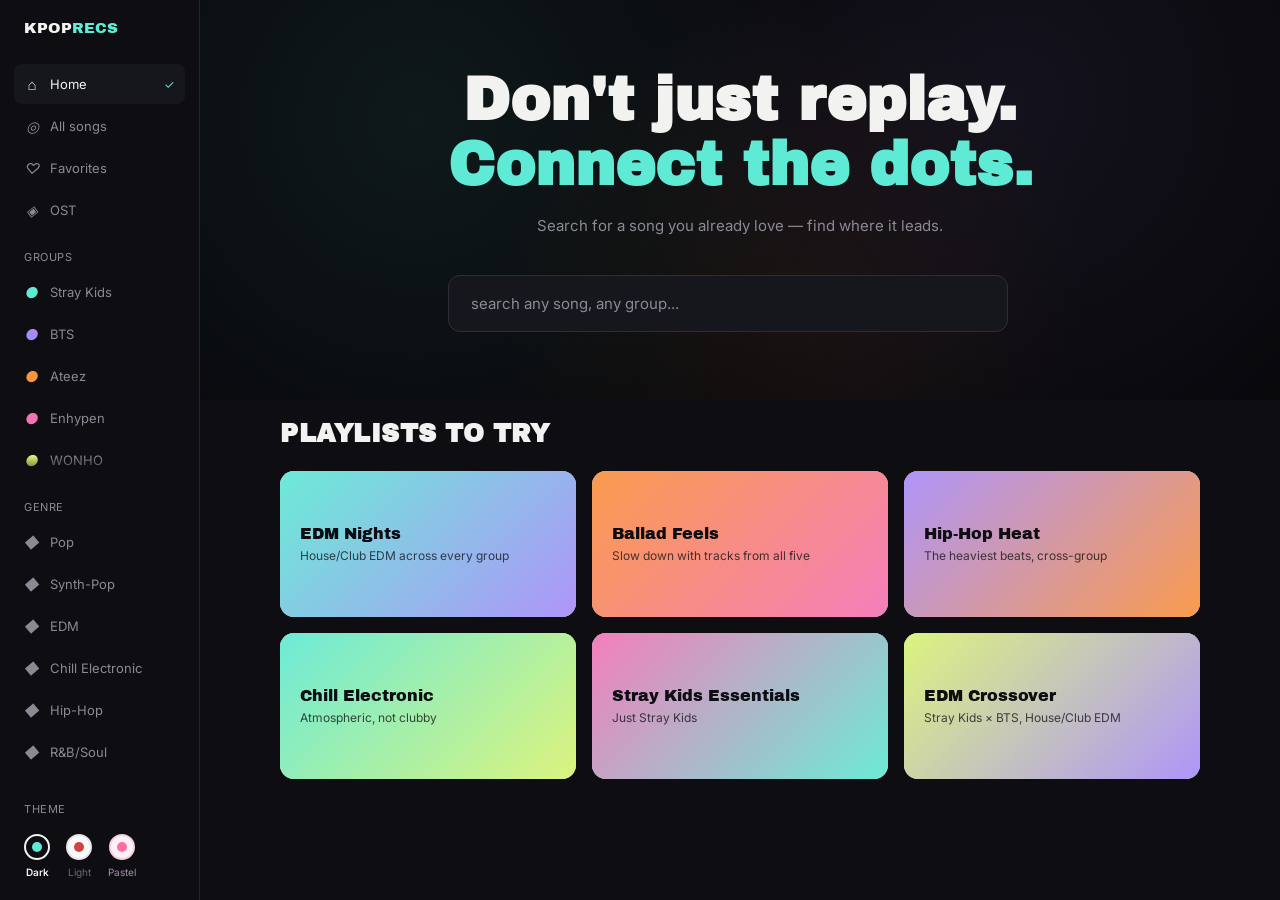
<file: landing.html>
<!DOCTYPE html>
<html lang="en">
<head>
<meta charset="UTF-8">
<meta name="viewport" content="width=device-width, initial-scale=1.0">
<title>KPOPRECS — connect the dots across K-pop</title>
<link rel="preconnect" href="https://fonts.googleapis.com">
<link rel="preconnect" href="https://fonts.gstatic.com" crossorigin>
<link href="https://fonts.googleapis.com/css2?family=Archivo+Black&family=Inter:wght@400;500;700&display=swap" rel="stylesheet">
<link rel="stylesheet" href="assets/landing.css">
</head>
<body>

<div class="shell">
  <div class="mobile-topbar">
    <button class="mobile-menu-btn" id="mobileMenuBtn" aria-label="Open menu">☰</button>
    <span class="mobile-logo">KPOP<span>RECS</span></span>
  </div>
  <div class="sidebar-overlay" id="sidebarOverlay"></div>
  <aside class="sidebar" aria-label="Main navigation">
    <button class="sidebar-close" id="sidebarClose" aria-label="Close menu">✕</button>
    <a href="landing.html" class="logo">KPOP<span>RECS</span></a>

    <nav class="sidenav" aria-label="Sections">
      <a href="landing.html" class="sidenav-item active">
        <i class="icon">⌂</i> Home
      </a>
      <a href="index.html" class="sidenav-item">
        <i class="icon">◎</i> All songs
      </a>
      <a href="index.html?view=favorites" class="sidenav-item">
        <i class="icon">♡</i> Favorites
      </a>
      <a href="index.html?view=ost" class="sidenav-item">
        <i class="icon">◈</i> OST
      </a>
    </nav>

    <p class="sidenav-label">Groups</p>
    <div class="sidenav-scroll-wrap">
      <nav class="sidenav sidenav-scroll" id="groupNav" aria-label="Filter by group"></nav>
    </div>

    <p class="sidenav-label">Genre</p>
    <div class="sidenav-scroll-wrap">
      <nav class="sidenav sidenav-scroll" id="genreNav" aria-label="Filter by genre"></nav>
    </div>

    <p class="sidenav-label">Theme</p>
    <div class="theme-picker" id="themePicker">
      <button class="theme-option" data-theme="dark">
        <span class="theme-swatch" data-theme="dark"></span>
        <span class="theme-option-label">Dark</span>
      </button>
      <button class="theme-option" data-theme="light">
        <span class="theme-swatch" data-theme="light"></span>
        <span class="theme-option-label">Light</span>
      </button>
      <button class="theme-option" data-theme="kpop">
        <span class="theme-swatch" data-theme="kpop"></span>
        <span class="theme-option-label">Pastel</span>
      </button>
    </div>
  </aside>

  <main class="content">
    <div class="hero" id="hero">
      <div class="hero-bg"></div>
      <div class="hero-dim"></div>
      <div class="hero-content">
        <h1>Don't just replay.<br><span class="accent">Connect the dots.</span></h1>
        <p>Search for a song you already love — find where it leads.</p>
        <form class="searchwrap" id="heroForm">
          <label for="heroSearch" class="sr-only">Search any song or group</label>
          <input id="heroSearch" placeholder="search any song, any group..." autocomplete="off">
        </form>
      </div>
    </div>

    <div class="playlists">
      <h2>Playlists to try</h2>
      <div class="playlist-grid" id="playlistGrid"></div>
    </div>

    <div class="searchmode" id="searchMode">
      <form class="searchmode-top" id="modeForm">
        <label for="modeSearch" class="sr-only">Search any song or group</label>
        <input id="modeSearch" placeholder="search any song, any group..." autocomplete="off">
        <button type="button" class="closebtn" id="closeSearch" aria-label="Close search">✕</button>
      </form>

      <div class="section">
        <h2>Recent searches</h2>
        <div class="recent" id="recentList"></div>
      </div>
    </div>
  </main>
</div>

<script src="assets/landing.js"></script>
</body>
</html>
</file>
<file: assets/landing.css>
/* ============================================================
   KPOPRECS — LANDING PAGE STYLES

   TABLE OF CONTENTS
   1. Reset & base
   2. Accessibility utilities
   4. Hero
   5. Search
   6. Sidebar shell
   7. Theme picker
   8. Content area
   9. Mobile responsive
   10. Playlists
   ============================================================ */

   
/* ------------------------------------------------------------
   1. RESET & BASE
   ------------------------------------------------------------ */
:root{
  --bg: #0D0D12;
  --panel: #16161D;
  --line: #232329;
  --cyan: #5EEAD4;
  --violet: #A78BFA;
  --orange: #FB923C;
  --text: #F2F2F0;
  --muted: #8A8A94;
  --hero-dim: rgba(6,6,9,0.55);
}

[data-theme="light"]{
  --bg: #FAFAFA;
  --panel: #FFFFFF;
  --line: #E5E5EA;
  --text: #1A1A1F;
  --muted: #6B6B74;
  --hero-dim: rgba(255,255,255,0.45);
}

[data-theme="kpop"]{
  --bg: #FFF0F5;
  --panel: #FFFFFF;
  --line: #F5D0E0;
  --text: #4A3550;
  --muted: #A98DAE;
  --hero-dim: rgba(255,240,245,0.45);
}

*{
  box-sizing: border-box;
  margin: 0;
  padding: 0;
}
html, body{
  height: 100%;
}
body{
  background: var(--bg);
  color: var(--text);
  font-family: 'Inter', sans-serif;
  overflow-x: hidden;
}

/* ------------------------------------------------------------
   2. ACCESSIBILITY UTILITIES
   ------------------------------------------------------------ */
.sr-only{
  position: absolute;
  width: 1px;
  height: 1px;
  padding: 0;
  margin: -1px;
  overflow: hidden;
  clip: rect(0,0,0,0);
  white-space: nowrap;
  border: 0;
}

/* ------------------------------------------------------------
   4. HERO
   ------------------------------------------------------------ */
.hero{
  position: relative;
  height: 400px;
  display: flex;
  flex-direction: column;
  align-items: center;
  justify-content: center;
  text-align: center;
  overflow: hidden;
  transition: opacity 0.3s ease, transform 0.3s ease;
}
.hero.hidden{
  opacity: 0;
  pointer-events: none;
  position: absolute;
  transform: translateY(-12px);
}

.playlists.hidden{
  display: none;
}

.hero-bg{
  position: absolute;
  inset: 0;
  z-index: 0;
  background:
    radial-gradient(circle at 20% 30%, rgba(94,234,212,0.16), transparent 45%),
    radial-gradient(circle at 75% 25%, rgba(167,139,250,0.16), transparent 45%),
    radial-gradient(circle at 55% 75%, rgba(251,146,60,0.14), transparent 45%),
    var(--bg);
}
.hero-dim{
  position: absolute;
  inset: 0;
  background: var(--hero-dim);
  z-index: 1;
}
.hero-content{
  position: relative;
  z-index: 2;
  padding: 0 20px;
}
.hero h1{
  font-family: 'Archivo Black', sans-serif;
  font-size: clamp(34px, 6vw, 60px);
  line-height: 1.08;
  max-width: 780px;
}
.hero h1 .accent{
  color: var(--cyan);
}
.hero p{
  margin-top: 18px;
  color: var(--muted);
  font-size: 15px;
}

/* ------------------------------------------------------------
   5. SEARCH
   ------------------------------------------------------------ */
.searchwrap{
  margin-top: 40px;
  width: 100%;
  max-width: 560px;
}
.searchwrap input,
.searchmode-top input{
  width: 100%;
  background: var(--panel);
  border: 1px solid #2E2E38;
  border-radius: 12px;
  padding: 18px 22px;
  font-size: 15px;
  color: var(--text);
  font-family: inherit;
}
.searchwrap input::placeholder,
.searchmode-top input::placeholder{
  color: var(--muted);
}
.searchwrap input:focus-visible,
.searchmode-top input:focus-visible{
  outline: 2px solid var(--cyan);
  outline-offset: 1px;
}

.searchmode{
  display: none;
  padding: 20px 40px 80px;
}
.searchmode.active{
  display: block;
}
.searchmode-top{
  display: flex;
  align-items: center;
  gap: 16px;
  max-width: 640px;
  margin: 0 auto 40px;
}
.searchmode-top input{
  flex: 1;
}
.closebtn{
  width: 44px;
  height: 44px;
  border-radius: 50%;
  background: var(--panel);
  border: 1px solid var(--line);
  color: var(--muted);
  font-size: 16px;
  display: flex;
  align-items: center;
  justify-content: center;
  cursor: pointer;
  flex-shrink: 0;
  font-family: inherit;
}
.closebtn:hover{
  color: var(--text);
}
.closebtn:focus-visible{
  outline: 2px solid var(--cyan);
}

.section{
  max-width: 900px;
  margin: 0 auto 48px;
}
.section h2{
  font-size: 13px;
  text-transform: uppercase;
  letter-spacing: 0.5px;
  color: var(--muted);
  margin-bottom: 16px;
}

.recent{
  display: flex;
  flex-direction: column;
  gap: 2px;
}
.recent-item{
  display: flex;
  align-items: center;
  gap: 12px;
  padding: 12px 14px;
  border-radius: 8px;
  background: none;
  border: none;
  color: inherit;
  font-family: inherit;
  width: 100%;
  min-height: 44px;
  cursor: pointer;
  text-align: left;
}
.recent-item:hover{
  background: var(--panel);
}
.recent-item:focus-visible{
  outline: 2px solid var(--cyan);
  outline-offset: -2px;
}
.rdot{
  width: 8px;
  height: 8px;
  border-radius: 50%;
  flex-shrink: 0;
}
.recent-title{
  font-size: 14px;
  font-weight: 500;
}
.recent-sub{
  font-size: 12px;
  color: var(--muted);
}

/* ------------------------------------------------------------
   6. SIDEBAR SHELL
   (ported verbatim from style.css — the known-working version)
   ------------------------------------------------------------ */
.shell{
  display: flex;
  height: 100vh;
}
.sidebar{
  width: 200px;
  flex-shrink: 0;
  border-right: 1px solid var(--line);
  display: flex;
  flex-direction: column;
  padding: 20px 14px;
}
.logo{
  font-family: 'Archivo Black', sans-serif;
  font-size: 15px;
  text-decoration: none;
  color: inherit;
  padding: 0 10px;
  margin-bottom: 28px;
  display: block;
}
.logo span{
  color: #5EEAD4;
}
.sidenav{
  display: flex;
  flex-direction: column;
  gap: 2px;
}
.sidenav-item{
  display: flex;
  align-items: center;
  gap: 10px;
  background: none;
  border: none;
  color: var(--muted);
  font-family: inherit;
  font-size: 13px;
  padding: 10px;
  border-radius: 8px;
  cursor: pointer;
  text-align: left;
  text-decoration: none;
  min-height: 40px;
  width: 100%;
  white-space: normal;
  overflow-wrap: break-word;
}
.sidenav-item .icon{
  font-size: 15px;
  width: 16px;
  text-align: center;
  flex-shrink: 0;
}
.sidenav-item:hover{
  background: var(--panel);
  color: var(--text);
}
.sidenav-item.active{
  background: var(--panel);
  color: var(--text);
}
.sidenav-item.active::after{
  content: "✓";
  margin-left: auto;
  color: #5EEAD4;
  font-size: 12px;
}
.sidenav-item:focus-visible{
  outline: 2px solid #5EEAD4;
  outline-offset: -2px;
}
.sidenav-label{
  font-size: 11px;
  text-transform: uppercase;
  letter-spacing: 0.5px;
  color: var(--muted);
  padding: 20px 10px 8px;
}
.sidenav-scroll-wrap{
  position: relative;
}
.sidenav-scroll{
  max-height: 260px;
  overflow-y: auto;
  overflow-x: hidden;
  min-height: 0;
  position: relative;
}
.sidenav-scroll-wrap::after{
  content: "";
  position: absolute;
  bottom: 0;
  left: 0;
  right: 0;
  height: 24px;
  background: linear-gradient(to bottom, transparent, var(--bg));
  pointer-events: none;
}
.sidenav-scroll-wrap.scrolled-to-end::after{
  opacity: 0;
}

/* ------------------------------------------------------------
   7. THEME PICKER
   (ported verbatim from style.css)
   ------------------------------------------------------------ */
.theme-picker{
  display: flex;
  gap: 16px;
  padding: 10px;
}
.theme-option{
  display: flex;
  flex-direction: column;
  align-items: center;
  gap: 6px;
  background: none;
  border: none;
  cursor: pointer;
  font-family: inherit;
}
.theme-option-label{
  font-size: 10px;
  color: var(--muted);
}
.theme-option.active .theme-option-label{
  color: var(--text);
  font-weight: 600;
}
.theme-swatch{
  width: 26px;
  height: 26px;
  border-radius: 50%;
  border: 2px solid transparent;
  position: relative;
}
.theme-swatch[data-theme="dark"]{
  background: #0D0D12;
}
.theme-swatch[data-theme="light"]{
  background: #FAFAFA;
  border-color: #E5E5EA;
}
.theme-swatch[data-theme="kpop"]{
  background: #FFF0F5;
  border-color: #F5D0E0;
}
.theme-swatch::after{
  content: "";
  position: absolute;
  inset: 6px;
  border-radius: 50%;
}
.theme-swatch[data-theme="dark"]::after{
  background: #5EEAD4;
}
.theme-swatch[data-theme="light"]::after{
  background: #D14343;
}
.theme-swatch[data-theme="kpop"]::after{
  background: #FF6FA5;
}
.theme-swatch.active{
  border-color: var(--text);
}

/* ------------------------------------------------------------
   8. CONTENT AREA
   ------------------------------------------------------------ */
.content{
  flex: 1;
  overflow-y: auto;
}

/* ------------------------------------------------------------
   9. MOBILE RESPONSIVE
   (mobile topbar / sidebar-overlay / sidebar-close ported
   verbatim from style.css)
   ------------------------------------------------------------ */
.mobile-menu-btn{
  display: none;
}
.mobile-topbar{
  display: none;
}
.sidebar-overlay{
  display: none;
  position: fixed;
  inset: 0;
  background: rgba(0,0,0,0.5);
  z-index: 15;
}
.sidebar-overlay.open{
  display: block;
}
.sidebar-close{
  display: none;
  background: none;
  border: none;
  color: var(--muted);
  font-size: 16px;
  align-self: flex-end;
  margin-bottom: 12px;
  cursor: pointer;
}

@media (max-width: 768px){
  .mobile-topbar{
    display: flex;
    align-items: center;
    justify-content: space-between;
    position: fixed;
    top: 0;
    left: 0;
    right: 0;
    z-index: 20;
    padding: 10px 14px;
    background: var(--bg);
    border-bottom: 1px solid var(--line);
  }
  .mobile-menu-btn{
    display: flex;
    align-items: center;
    justify-content: center;
    width: 40px;
    height: 40px;
    background: var(--panel);
    border: 1px solid var(--line);
    border-radius: 8px;
    color: var(--text);
    font-size: 18px;
    cursor: pointer;
  }
  .mobile-logo{
    font-family: 'Archivo Black', sans-serif;
    font-size: 15px;
  }
  .mobile-logo span{
    color: var(--cyan);
  }
  .sidebar-close{
    display: block;
  }
  .sidebar{
    position: fixed;
    top: 0;
    left: 0;
    height: 100vh;
    width: 240px;
    z-index: 16;
    background: var(--bg);
    transform: translateX(-100%);
    transition: transform 0.25s ease;
    overflow-y: auto;
    -webkit-overflow-scrolling: touch;
  }
  .sidebar.open{
    transform: translateX(0);
  }
  .content{
    padding-top: 68px;
  }
}

/* ------------------------------------------------------------
   10. PLAYLISTS
   ------------------------------------------------------------ */
.playlists{
  max-width: 1000px;
  margin: 0 auto;
  padding: 20px 40px 60px;
}
.playlists h2{
  font-family: 'Archivo Black', sans-serif;
  font-size: 25px;
  margin-bottom: 24px;
  text-transform: uppercase;
  letter-spacing: 0.5px;
}
.playlist-grid{
  display: grid;
  grid-template-columns: repeat(auto-fit, minmax(220px, 1fr));
  gap: 16px;
}
.playlist-tile{
  position: relative;
  overflow: hidden;
  border: none;
  border-radius: 14px;
  padding: 54px 20px;
  text-align: left;
  cursor: pointer;
  font-family: inherit;
  color: #0D0D12;
  transition: transform 0.15s ease;
}
.playlist-tile:hover{
  transform: translateY(-3px) scale(1.02);
}
.playlist-tile::before{
  content: "";
  position: absolute;
  inset: 0;
  opacity: 0.9;
}
.playlist-tile:nth-child(6n+1)::before{
  background: linear-gradient(135deg, #5EEAD4, #A78BFA);
}
.playlist-tile:nth-child(6n+2)::before{
  background: linear-gradient(135deg, #FB923C, #F472B6);
}
.playlist-tile:nth-child(6n+3)::before{
  background: linear-gradient(135deg, #A78BFA, #FB923C);
}
.playlist-tile:nth-child(6n+4)::before{
  background: linear-gradient(135deg, #5EEAD4, #daf472);
}
.playlist-tile:nth-child(6n+5)::before{
  background: linear-gradient(135deg, #F472B6, #5EEAD4);
}
.playlist-tile:nth-child(6n+6)::before{
  background: linear-gradient(135deg, #daf472, #A78BFA);
}
.playlist-title,
.playlist-sub{
  position: relative;
  z-index: 1;
}
.playlist-title{
  font-family: 'Archivo Black', sans-serif;
  font-size: 16px;
  margin-bottom: 6px;
}
.playlist-sub{
  font-size: 12px;
  color: rgba(13,13,18,0.75);
}

/* Custom scrollbars — Chrome, Edge, Safari */
::-webkit-scrollbar{
  width: 8px;
  height: 8px;
}
::-webkit-scrollbar-track{
  background: transparent;
}
::-webkit-scrollbar-thumb{
  background: #3A3A44;
  border-radius: 4px;
}
::-webkit-scrollbar-thumb:hover{
  background: #4A4A54;
}

/* Custom scrollbars — Firefox */
*{
  scrollbar-width: thin;
  scrollbar-color: #3A3A44 transparent;
}
</file>
